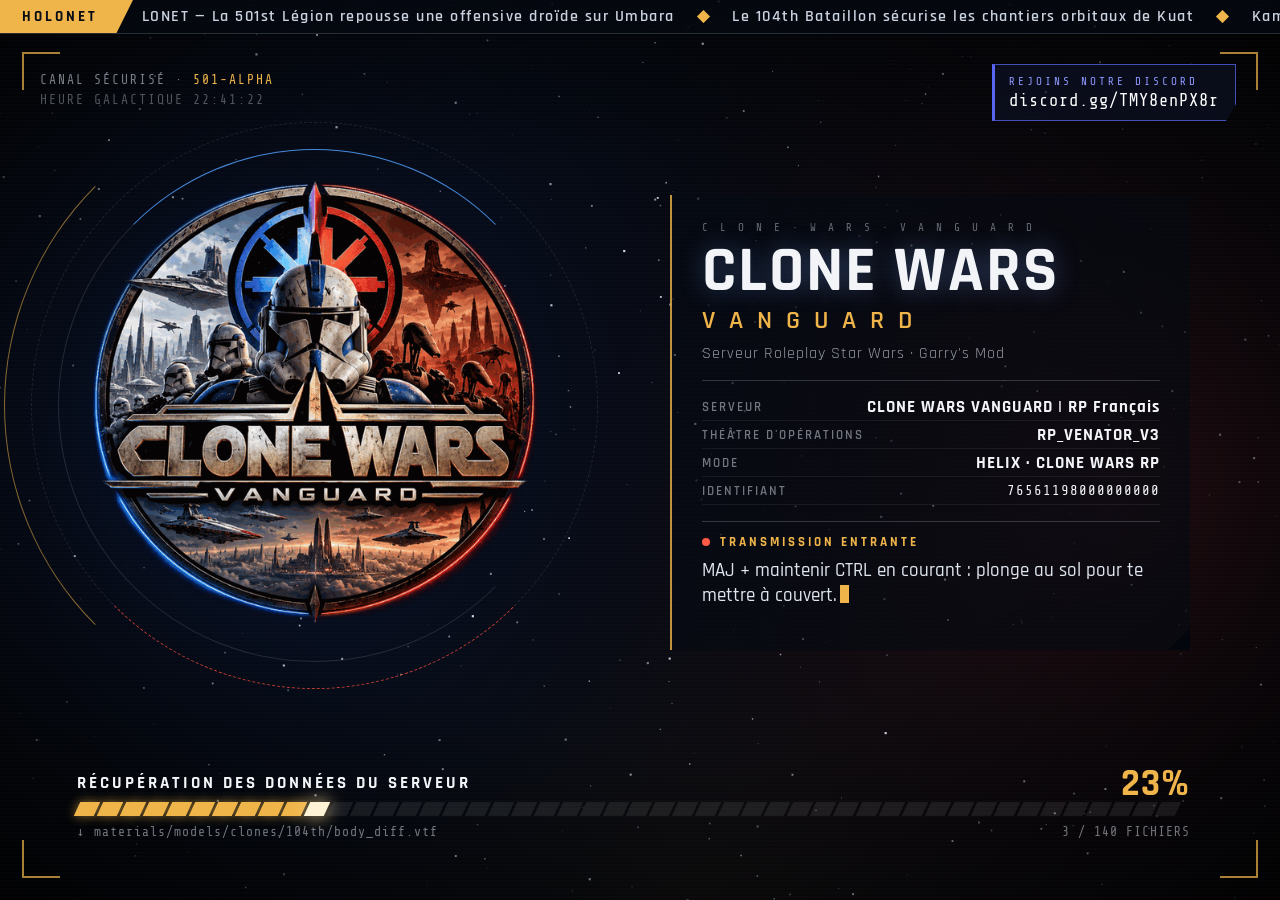
<file: index.html>
<!DOCTYPE html>
<html lang="fr">
<head>
<meta charset="utf-8">
<meta name="viewport" content="width=device-width, initial-scale=1">
<title>Clone Wars Vanguard</title>
<link rel="icon" href="assets/favicon.png">
<style>
/* Loading screen Clone Wars Vanguard — compatible avec le navigateur de Garry's Mod (ancien et nouveau) :
   pas de variables CSS, pas de grid, préfixes -webkit- pour les animations. */

* { margin: 0; padding: 0; -webkit-box-sizing: border-box; box-sizing: border-box; }

html, body {
	width: 100%; height: 100%; overflow: hidden;
	background: #03060c;
	color: #e9ecf1;
	font-family: "Rajdhani", "Arial Narrow", Arial, sans-serif;
	-webkit-user-select: none; user-select: none;
	cursor: default;
}

.mono { font-family: "Share Tech Mono", "Consolas", monospace; }
.amber { color: #f0b54a; }

#space { position: absolute; left: 0; top: 0; width: 100%; height: 100%; }

#vignette {
	position: absolute; left: 0; top: 0; width: 100%; height: 100%;
	background: -webkit-radial-gradient(center, ellipse cover, rgba(0,0,0,0) 45%, rgba(0,0,0,0.85) 100%);
	background: radial-gradient(ellipse at center, rgba(0,0,0,0) 45%, rgba(0,0,0,0.85) 100%);
	pointer-events: none;
}

/* lignes de balayage holographiques */
#scan {
	position: absolute; left: 0; top: 0; width: 100%; height: 100%;
	background: -webkit-repeating-linear-gradient(top, rgba(255,255,255,0.025) 0px, rgba(255,255,255,0.025) 1px, rgba(0,0,0,0) 2px, rgba(0,0,0,0) 4px);
	background: repeating-linear-gradient(to bottom, rgba(255,255,255,0.025) 0px, rgba(255,255,255,0.025) 1px, rgba(0,0,0,0) 2px, rgba(0,0,0,0) 4px);
	pointer-events: none;
	opacity: 0.6;
}

/* ---------- bandeau HoloNet ---------- */
#ticker {
	position: absolute; left: 0; top: 0; width: 100%; height: 34px;
	background: rgba(4, 8, 16, 0.75);
	border-bottom: 1px solid rgba(200, 210, 225, 0.18);
	overflow: hidden;
	opacity: 0;
	-webkit-animation: fadeIn 1s ease 0.4s forwards; animation: fadeIn 1s ease 0.4s forwards;
}
.ticker-label {
	position: absolute; left: 0; top: 0; height: 34px; line-height: 34px; padding: 0 18px 0 22px;
	background: #f0b54a; color: #0a0d14; font-weight: 700; letter-spacing: 3px; font-size: 15px; z-index: 2;
}
.ticker-label:after {
	content: ""; position: absolute; right: -17px; top: 0;
	border-left: 17px solid #f0b54a; border-bottom: 34px solid transparent;
}
.ticker-track { position: absolute; left: 140px; right: 0; top: 0; height: 34px; overflow: hidden; }
#ticker-text {
	position: absolute; top: 0; left: 0; white-space: nowrap; line-height: 34px;
	font-size: 16px; font-weight: 600; letter-spacing: 1.5px; color: #c9d2de;
}
#ticker-text .bullet { color: #f0b54a; margin: 0 22px; }

/* ---------- coins HUD ---------- */
.corner { position: absolute; width: 38px; height: 38px; border-color: rgba(240, 181, 74, 0.7); border-style: solid; border-width: 0; }
.tl { left: 22px; top: 52px; border-left-width: 2px; border-top-width: 2px; }
.tr { right: 22px; top: 52px; border-right-width: 2px; border-top-width: 2px; }
.bl { left: 22px; bottom: 22px; border-left-width: 2px; border-bottom-width: 2px; }
.br { right: 22px; bottom: 22px; border-right-width: 2px; border-bottom-width: 2px; }

#hud-left {
	position: absolute; left: 40px; top: 70px; font-size: 13px; letter-spacing: 2px; color: rgba(220, 228, 240, 0.55); line-height: 20px;
}
#clock { color: rgba(220, 228, 240, 0.35); }

/* ---------- logo ---------- */
#logo-wrap {
	position: absolute; left: 7%; top: 50%;
	width: 50vh; height: 50vh; margin-top: -30vh;
	opacity: 0;
	-webkit-transform: scale(1.25); transform: scale(1.25);
	-webkit-animation: logoIn 1.6s cubic-bezier(.2,.8,.2,1) 0.2s forwards; animation: logoIn 1.6s cubic-bezier(.2,.8,.2,1) 0.2s forwards;
}
#logo {
	position: absolute; left: 0; top: 0; width: 100%; height: 100%;
	-webkit-animation: breathe 6s ease-in-out infinite; animation: breathe 6s ease-in-out infinite;
}
.ring { position: absolute; border-radius: 50%; border: 1px solid rgba(255,255,255,0.12); }
.r1 {
	left: -7%; top: -7%; width: 114%; height: 114%;
	border-top-color: rgba(80, 160, 255, 0.85); border-right-color: rgba(80, 160, 255, 0.0);
	-webkit-animation: spin 14s linear infinite; animation: spin 14s linear infinite;
}
.r2 {
	left: -13%; top: -13%; width: 126%; height: 126%;
	border-style: dashed; border-color: rgba(255, 255, 255, 0.10);
	border-bottom-color: rgba(255, 80, 60, 0.75);
	-webkit-animation: spinBack 22s linear infinite; animation: spinBack 22s linear infinite;
}
.r3 {
	left: -19%; top: -19%; width: 138%; height: 138%;
	border-color: rgba(240, 181, 74, 0.0); border-left-color: rgba(240, 181, 74, 0.55);
	-webkit-animation: spin 30s linear infinite; animation: spin 30s linear infinite;
}

/* ---------- panneau ---------- */
#panel {
	position: absolute; right: 7%; top: 50%; width: 520px; margin-top: -255px;
	padding: 26px 30px 24px 30px;
	background: rgba(6, 10, 18, 0.62);
	border-left: 2px solid rgba(240, 181, 74, 0.8);
	opacity: 0;
	-webkit-transform: translateX(40px); transform: translateX(40px);
	-webkit-animation: panelIn 1.1s ease 0.7s forwards; animation: panelIn 1.1s ease 0.7s forwards;
}
#panel:after { /* coin coupé */
	content: ""; position: absolute; right: 0; bottom: 0;
	border-right: 22px solid #03060c; border-top: 22px solid transparent;
}
.code { font-size: 11px; letter-spacing: 3px; color: rgba(220, 228, 240, 0.45); }
#title {
	font-size: 64px; line-height: 62px; font-weight: 700; letter-spacing: 2px; margin-top: 6px;
	color: #f2f4f7;
	text-shadow: 0 0 24px rgba(120, 170, 255, 0.35);
}
#sub { font-size: 26px; font-weight: 600; letter-spacing: 14px; color: #f0b54a; margin-top: 2px; }
#tagline { font-size: 16px; letter-spacing: 1px; color: rgba(220, 228, 240, 0.65); margin-top: 6px; }
.sep { height: 1px; background: rgba(200, 210, 225, 0.22); margin: 16px 0 12px 0; }

.row { position: relative; height: 28px; line-height: 28px; border-bottom: 1px solid rgba(255,255,255,0.06); }
.row .k { font-size: 13px; letter-spacing: 2px; color: rgba(220, 228, 240, 0.5); font-weight: 600; }
.row .v {
	position: absolute; right: 0; top: 0; font-size: 17px; font-weight: 700; letter-spacing: 1px; color: #f2f4f7;
	max-width: 300px; overflow: hidden; white-space: nowrap; text-overflow: ellipsis; text-align: right;
}
.row .v.mono { font-size: 14px; font-weight: 400; }

#transmission { min-height: 92px; }
.tx-head { font-size: 13px; letter-spacing: 3px; font-weight: 700; color: #f0b54a; }
.tx-head .dot {
	display: inline-block; width: 8px; height: 8px; margin-right: 10px; border-radius: 50%; background: #ff5a46;
	-webkit-animation: blink 1.2s steps(2) infinite; animation: blink 1.2s steps(2) infinite;
}
#tip { margin-top: 8px; font-size: 19px; line-height: 25px; font-weight: 500; color: #dfe5ee; min-height: 50px; }
#tip .caret { display: inline-block; width: 9px; height: 18px; margin-left: 3px; background: #f0b54a; vertical-align: -2px;
	-webkit-animation: blink 0.8s steps(2) infinite; animation: blink 0.8s steps(2) infinite; }

/* ---------- chargement ---------- */
#loader {
	position: absolute; left: 6%; right: 7%; bottom: 54px;
	opacity: 0;
	-webkit-animation: fadeIn 1s ease 1.1s forwards; animation: fadeIn 1s ease 1.1s forwards;
}
.loader-top { position: relative; height: 30px; }
#status { font-size: 17px; font-weight: 700; letter-spacing: 3px; color: #f2f4f7; }
#percent { position: absolute; right: 0; top: -12px; font-size: 38px; font-weight: 700; color: #f0b54a; letter-spacing: 1px; }
#bar { position: relative; height: 14px; white-space: nowrap; font-size: 0; }
#bar .seg {
	display: inline-block; height: 14px; margin-right: 3px;
	background: rgba(255, 255, 255, 0.08);
	-webkit-transform: skewX(-25deg); transform: skewX(-25deg);
	-webkit-transition: background 0.25s, box-shadow 0.25s; transition: background 0.25s, box-shadow 0.25s;
}
#bar .seg.on { background: #f0b54a; box-shadow: 0 0 10px rgba(240, 181, 74, 0.6); }
#bar .seg.head { background: #fff3d6; box-shadow: 0 0 16px rgba(255, 220, 150, 0.9); }
.loader-bottom { position: relative; height: 22px; margin-top: 8px; font-size: 13px; color: rgba(220, 228, 240, 0.5); letter-spacing: 1px; }
#file { display: block; max-width: 70%; overflow: hidden; white-space: nowrap; text-overflow: ellipsis; }
#files { position: absolute; right: 0; top: 0; }

#discord {
	position: absolute; right: 44px; top: 64px; display: none; padding: 10px 16px 10px 14px; text-decoration: none;
	border: 1px solid rgba(88, 101, 242, 0.75); border-left: 3px solid #5865f2; background: rgba(12, 16, 34, 0.72);
	-webkit-clip-path: polygon(0 0, 100% 0, 100% 70%, calc(100% - 10px) 100%, 0 100%);
	clip-path: polygon(0 0, 100% 0, 100% 70%, calc(100% - 10px) 100%, 0 100%);
	opacity: 0; -webkit-animation: fadeIn 1s ease 1.2s forwards; animation: fadeIn 1s ease 1.2s forwards;
}
#discord .d-label { display: block; font-size: 11px; letter-spacing: 3px; color: #8f98ff; }
#discord .d-link { display: block; margin-top: 3px; font-size: 17px; letter-spacing: 1px; color: #fff; }

/* ---------- animations ---------- */
@-webkit-keyframes fadeIn { to { opacity: 1; } }
@keyframes fadeIn { to { opacity: 1; } }
@-webkit-keyframes logoIn { to { opacity: 1; -webkit-transform: scale(1); } }
@keyframes logoIn { to { opacity: 1; transform: scale(1); } }
@-webkit-keyframes panelIn { to { opacity: 1; -webkit-transform: translateX(0); } }
@keyframes panelIn { to { opacity: 1; transform: translateX(0); } }
@-webkit-keyframes spin { to { -webkit-transform: rotate(360deg); } }
@keyframes spin { to { transform: rotate(360deg); } }
@-webkit-keyframes spinBack { to { -webkit-transform: rotate(-360deg); } }
@keyframes spinBack { to { transform: rotate(-360deg); } }
@-webkit-keyframes blink { 0% { opacity: 1; } 100% { opacity: 0; } }
@keyframes blink { 0% { opacity: 1; } 100% { opacity: 0; } }
@-webkit-keyframes breathe { 0%, 100% { -webkit-filter: drop-shadow(0 0 18px rgba(80,140,255,0.35)); } 50% { -webkit-filter: drop-shadow(0 0 30px rgba(255,80,60,0.35)); } }
@keyframes breathe { 0%, 100% { filter: drop-shadow(0 0 18px rgba(80,140,255,0.35)); } 50% { filter: drop-shadow(0 0 30px rgba(255,80,60,0.35)); } }

/* ---------- petits écrans (aperçu GitHub sur téléphone) ---------- */
@media (max-width: 900px) {
	#logo-wrap { left: 50%; top: 80px; margin: 0 0 0 -17vh; width: 34vh; height: 34vh; }
	#panel { left: 16px; right: 16px; width: auto; top: auto; bottom: 150px; margin: 0; padding: 18px; }
	#title { font-size: 42px; line-height: 42px; }
	#sub { font-size: 20px; letter-spacing: 9px; }
	.rows, #hud-left, .code, #file, .rows + .sep { display: none; }
	#discord { right: 16px; left: 16px; top: 46px; text-align: center; }
	#logo-wrap { top: 122px; }
	#panel { bottom: 140px; }
	#loader { left: 16px; right: 16px; bottom: 40px; }
	#percent { font-size: 28px; top: -6px; }
	#status { font-size: 13px; }
	.tl, .tr, .bl, .br { display: none; }
}
@media (max-height: 760px) and (min-width: 901px) {
	#panel { -webkit-transform-origin: right center; transform-origin: right center; zoom: 0.82; }
}

</style>
</head>
<body>
<canvas id="space"></canvas>
<div id="vignette"></div>
<div id="scan"></div>

<!-- bandeau HoloNet -->
<div id="ticker">
	<div class="ticker-label">HOLONET</div>
	<div class="ticker-track"><div id="ticker-text"></div></div>
</div>

<!-- coins HUD -->
<div class="corner tl"></div><div class="corner tr"></div><div class="corner bl"></div><div class="corner br"></div>

<div id="hud-left" class="mono">
	<div>CANAL SÉCURISÉ · <span class="amber">501-ALPHA</span></div>
	<div id="clock">00:00:00</div>
</div>

<!-- logo -->
<div id="logo-wrap">
	<div class="ring r1"></div>
	<div class="ring r2"></div>
	<div class="ring r3"></div>
	<img id="logo" src="[data-uri]" alt="">
</div>

<!-- panneau d'infos -->
<div id="panel">
	<div class="code mono" id="code">C L O N E · W A R S · V A N G U A R D</div>
	<h1 id="title">CLONE WARS</h1>
	<div id="sub">VANGUARD</div>
	<div id="tagline"></div>
	<div class="sep"></div>

	<div class="rows">
		<div class="row"><span class="k">SERVEUR</span><span class="v" id="srv">—</span></div>
		<div class="row"><span class="k">THÉÂTRE D'OPÉRATIONS</span><span class="v" id="map">—</span></div>
		<div class="row"><span class="k">MODE</span><span class="v" id="mode">—</span></div>
		<div class="row"><span class="k">IDENTIFIANT</span><span class="v mono" id="sid">—</span></div>
	</div>

	<div class="sep"></div>

	<div id="transmission">
		<div class="tx-head"><span class="dot"></span>TRANSMISSION ENTRANTE</div>
		<div id="tip"></div>
	</div>
</div>

<!-- chargement -->
<div id="loader">
	<div class="loader-top">
		<span id="status">CONNEXION AU RÉSEAU TACTIQUE</span>
		<span id="percent">0%</span>
	</div>
	<div id="bar"></div>
	<div class="loader-bottom mono">
		<span id="file">&nbsp;</span>
		<span id="files"></span>
	</div>
</div>

<a id="discord" class="mono" target="_blank" rel="noopener"><span class="d-label">REJOINS NOTRE DISCORD</span><span class="d-link" id="discord-link"></span></a>

<!-- ===================== CONFIGURATION : modifie ici ===================== -->
<script>
/*
 * CONFIGURATION DU LOADING SCREEN — modifie seulement ce fichier.
 */
var CONFIG = {
	// nom affiché (le logo est dans assets/logo.png)
	serverName: "CLONE WARS",
	serverSub: "VANGUARD",
	tagline: "Serveur Roleplay Star Wars · Garry's Mod",

	// lien Discord affiché en bas à droite ("" pour cacher)
	discord: "discord.gg/TMY8enPX8r",

	// musique : lien direct vers un .mp3 / .ogg ("" = aucune). Le volume suit celui du jeu.
	music: "",
	musicVolume: 0.35,

	// astuces (transmission entrante), tirées au hasard
	tips: [
		"Double appui sur CTRL : se coucher. En courant, MAJ + double CTRL : roulade avant.",
		"MAJ + maintenir CTRL en courant : plonge au sol pour te mettre à couvert.",
		"MAJ + E + R : mets ton arme en sécurité. Un soldat discipliné ne tire pas par erreur.",
		"Blessé à terre ? Un médecin peut te relever. Sinon, /Reapparaitre après le délai.",
		"La Citadelle de Kamino t'attend : parle à l'instructeur pour lancer une simulation.",
		"Ton matricule CT-XXXX se choisit à la création de ton personnage. Il est unique.",
		"Respecte la chaîne de commandement : un ordre d'un supérieur ne se discute pas en opération.",
		"Utilise la radio d'escouade pour coordonner ton équipe sans encombrer le canal général.",
		"Le TAB affiche chaque régiment : 501st, 104th, 65th Shock, Non-Assignées et la Marine.",
		"/Intro pour revoir la cinématique du serveur."
	],

	// bandeau d'actualités HoloNet (en haut)
	news: [
		"HOLONET — La 501st Légion repousse une offensive droïde sur Umbara",
		"Le 104th Bataillon sécurise les chantiers orbitaux de Kuat",
		"Kamino : une nouvelle promotion de cadets quitte la Citadelle",
		"Les Shock Troopers de la 65th renforcent la garde de Coruscant",
		"La Marine signale des mouvements séparatistes près de la Bordure Extérieure",
		"Opération VANGUARD : le Haut Commandement appelle toutes les unités disponibles"
	],

	// étiquettes
	gamemodeLabel: "HELIX · CLONE WARS RP"
};

</script>
<script>
/*
 * Loading screen Clone Wars Vanguard — JavaScript ES5 (compatible avec le navigateur de Garry's Mod).
 * Garry's Mod appelle : GameDetails, SetFilesTotal, SetFilesNeeded, DownloadingFile, SetStatusChanged.
 * Ouvert dans un navigateur normal (GitHub Pages), une démo de chargement se lance toute seule.
 */
(function () {
	"use strict";

	var cfg = window.CONFIG || {};
	var $ = function (id) { return document.getElementById(id); };

	var raf = window.requestAnimationFrame || window.webkitRequestAnimationFrame ||
		function (cb) { return setTimeout(function () { cb(new Date().getTime()); }, 16); };

	function text(id, value) { var el = $(id); if (el) { el.textContent = value; } }

	// ------------------------------------------------------------------
	// Paramètres de l'URL : ?steamid=%s&map=%m (remplis par sv_loadingurl)
	// ------------------------------------------------------------------
	function param(name) {
		var match = new RegExp("[?&]" + name + "=([^&#]*)").exec(window.location.search);
		return match ? decodeURIComponent(match[1].replace(/\+/g, " ")) : "";
	}

	// ------------------------------------------------------------------
	// Espace : étoiles en parallaxe, nébuleuses bleue / rouge, sauts en hyperespace
	// ------------------------------------------------------------------
	var canvas = $("space");
	var ctx = canvas.getContext("2d");
	var W = 0, H = 0, stars = [], streaks = [], ships = [];

	function resize() {
		W = canvas.width = window.innerWidth;
		H = canvas.height = window.innerHeight;
		stars = [];
		var count = Math.floor(W * H / 2600);
		for (var i = 0; i < count; i++) {
			stars.push({ x: Math.random() * W, y: Math.random() * H, z: Math.random() * 0.9 + 0.1, t: Math.random() * 6.28 });
		}
	}

	function spawnShip() {
		var s = 0.5 + Math.random() * 0.9;
		ships.push({ x: -200, y: H * (0.12 + Math.random() * 0.25), s: s, v: 0.15 + s * 0.25 });
	}

	function nebula(x, y, r, color) {
		var g = ctx.createRadialGradient(x, y, 0, x, y, r);
		g.addColorStop(0, color);
		g.addColorStop(1, "rgba(0,0,0,0)");
		ctx.fillStyle = g;
		ctx.fillRect(x - r, y - r, r * 2, r * 2);
	}

	function drawShip(sh) {
		var k = H * 0.028 * sh.s;
		ctx.save();
		ctx.translate(sh.x, sh.y);
		ctx.fillStyle = "rgba(14,18,26,0.95)";
		ctx.beginPath();
		ctx.moveTo(k * 2.4, 0);
		ctx.lineTo(-k * 1.5, k * 0.38);
		ctx.lineTo(-k * 1.5, -k * 0.2);
		ctx.closePath();
		ctx.fill();
		ctx.fillRect(-k * 0.7, -k * 0.46, k * 0.38, k * 0.28);
		ctx.strokeStyle = "rgba(160,180,210,0.25)";
		ctx.lineWidth = 1;
		ctx.stroke();
		var glow = ctx.createRadialGradient(-k * 1.55, k * 0.08, 0, -k * 1.55, k * 0.08, k * 0.6);
		glow.addColorStop(0, "rgba(150,210,255,0.9)");
		glow.addColorStop(1, "rgba(80,150,255,0)");
		ctx.fillStyle = glow;
		ctx.fillRect(-k * 2.2, -k * 0.6, k * 1.3, k * 1.3);
		ctx.restore();
	}

	var last = 0, time = 0;

	function frame(now) {
		var dt = last ? Math.min((now - last) / 1000, 0.05) : 0.016;
		last = now;
		time += dt;

		ctx.fillStyle = "#03060c";
		ctx.fillRect(0, 0, W, H);

		// nébuleuses (bleu République à gauche, rouge Séparatiste à droite)
		ctx.globalCompositeOperation = "lighter";
		nebula(W * 0.18 + Math.sin(time * 0.05) * 40, H * 0.45, H * 0.85, "rgba(30,70,170,0.22)");
		nebula(W * 0.85 + Math.cos(time * 0.04) * 40, H * 0.55, H * 0.8, "rgba(170,35,30,0.20)");
		nebula(W * 0.55, H * 1.05, H * 0.6, "rgba(240,170,70,0.06)");
		ctx.globalCompositeOperation = "source-over";

		// étoiles
		for (var i = 0; i < stars.length; i++) {
			var st = stars[i];
			st.x -= st.z * st.z * 14 * dt;
			if (st.x < -2) { st.x = W + 2; st.y = Math.random() * H; }
			var a = (0.3 + 0.7 * st.z) * (0.75 + 0.25 * Math.sin(time * (1 + st.z * 3) + st.t));
			ctx.fillStyle = "rgba(225,235,255," + a.toFixed(3) + ")";
			var size = st.z * 1.8 + 0.4;
			ctx.fillRect(st.x, st.y, size, size);
		}

		// vaisseaux de la flotte, au loin
		if (Math.random() < dt * 0.06 && ships.length < 4) { spawnShip(); }
		for (var s = ships.length - 1; s >= 0; s--) {
			ships[s].x += ships[s].v * 60 * dt;
			drawShip(ships[s]);
			if (ships[s].x > W + 300) { ships.splice(s, 1); }
		}

		// sorties d'hyperespace : traînées lumineuses
		if (Math.random() < dt * 0.25) {
			streaks.push({ x: Math.random() * W, y: Math.random() * H * 0.8, len: 0, life: 0 });
		}
		for (var k = streaks.length - 1; k >= 0; k--) {
			var sk = streaks[k];
			sk.life += dt;
			var p = sk.life / 0.7;
			if (p >= 1) { streaks.splice(k, 1); continue; }
			var len = 260 * (1 - p);
			var grad = ctx.createLinearGradient(sk.x - len, sk.y, sk.x, sk.y);
			grad.addColorStop(0, "rgba(160,200,255,0)");
			grad.addColorStop(1, "rgba(220,235,255," + (0.8 * (1 - p)).toFixed(3) + ")");
			ctx.strokeStyle = grad;
			ctx.lineWidth = 1.5;
			ctx.beginPath();
			ctx.moveTo(sk.x - len, sk.y);
			ctx.lineTo(sk.x, sk.y);
			ctx.stroke();
		}

		raf(frame);
	}

	// ------------------------------------------------------------------
	// Barre de progression segmentée
	// ------------------------------------------------------------------
	var SEGMENTS = 48, segEls = [], shownPercent = 0, targetPercent = 0;

	function buildBar() {
		var bar = $("bar");
		bar.innerHTML = "";
		segEls = [];
		var width = bar.offsetWidth || 800;
		var segW = Math.max(4, Math.floor(width / SEGMENTS) - 3);
		for (var i = 0; i < SEGMENTS; i++) {
			var el = document.createElement("span");
			el.className = "seg";
			el.style.width = segW + "px";
			bar.appendChild(el);
			segEls.push(el);
		}
		renderBar();
	}

	function renderBar() {
		var lit = Math.round(shownPercent / 100 * SEGMENTS);
		for (var i = 0; i < segEls.length; i++) {
			segEls[i].className = "seg" + (i < lit ? (i === lit - 1 && shownPercent < 100 ? " on head" : " on") : "");
		}
		text("percent", Math.floor(shownPercent) + "%");
	}

	function setPercent(p) {
		targetPercent = Math.max(targetPercent, Math.min(100, p));
	}

	setInterval(function () {
		if (shownPercent < targetPercent) {
			shownPercent = Math.min(targetPercent, shownPercent + Math.max(0.4, (targetPercent - shownPercent) * 0.12));
			renderBar();
		}
	}, 40);

	// ------------------------------------------------------------------
	// Statut traduit
	// ------------------------------------------------------------------
	var STATUS = [
		[/workshop/i, "SYNCHRONISATION DU WORKSHOP"],
		[/lua/i, "DÉCRYPTAGE DES PROTOCOLES LUA"],
		[/client info/i, "ENVOI DE L'IDENTIFICATION"],
		[/retrieving server info/i, "RÉCUPÉRATION DES DONNÉES DU SERVEUR"],
		[/mounting/i, "MONTAGE DES ADDONS"],
		[/starting lua/i, "DÉMARRAGE DES SYSTÈMES"],
		[/sending client info/i, "ENVOI DE L'IDENTIFICATION"],
		[/parsing game info/i, "ANALYSE DU THÉÂTRE D'OPÉRATIONS"],
		[/precaching/i, "PRÉCHARGEMENT DES MODÈLES"],
		[/textures|materials/i, "CHARGEMENT DES TEXTURES"],
		[/download/i, "TÉLÉCHARGEMENT DES FICHIERS"]
	];

	function translateStatus(status) {
		for (var i = 0; i < STATUS.length; i++) {
			if (STATUS[i][0].test(status)) { return STATUS[i][1]; }
		}
		return String(status || "").toUpperCase();
	}

	// ------------------------------------------------------------------
	// API Garry's Mod
	// ------------------------------------------------------------------
	var filesTotal = 0, filesNeeded = 1, inGame = false, audio = null, gameVolume = 1;

	window.GameDetails = function (servername, serverurl, mapname, maxplayers, steamid, gamemode, volume) {
		inGame = true;
		text("srv", servername || cfg.serverName);
		text("map", (mapname || "—").toUpperCase());
		text("mode", (cfg.gamemodeLabel || gamemode || "—").toUpperCase());
		text("sid", steamid || "—");
		if (typeof volume === "number") { gameVolume = volume; }
		if (audio) { audio.volume = (cfg.musicVolume || 0.35) * gameVolume; }
		setPercent(4);
	};

	window.SetFilesTotal = function (total) {
		inGame = true;
		filesTotal = total;
		updateFiles();
	};

	window.SetFilesNeeded = function (needed) {
		inGame = true;
		filesNeeded = needed;
		updateFiles();
	};

	window.DownloadingFile = function (fileName) {
		inGame = true;
		text("file", "↓ " + fileName);
		filesNeeded = Math.max(filesNeeded - 1, 0);
		updateFiles();
	};

	window.SetStatusChanged = function (status) {
		inGame = true;
		text("status", translateStatus(status));
		// le chargement Lua / Workshop arrive après les téléchargements : on avance la barre
		if (/workshop/i.test(status)) { setPercent(Math.max(targetPercent, 60)); }
		if (/lua|starting/i.test(status)) { setPercent(Math.max(targetPercent, 85)); }
		if (/sending client info/i.test(status)) { setPercent(97); }
	};

	function updateFiles() {
		if (filesTotal > 0) {
			var done = Math.max(filesTotal - filesNeeded, 0);
			text("files", done + " / " + filesTotal + " FICHIERS");
			setPercent(5 + done / filesTotal * 55);
		}
	}

	// ------------------------------------------------------------------
	// Astuces : effet machine à écrire
	// ------------------------------------------------------------------
	var tips = (cfg.tips || []).slice(), tipIndex = -1, typing = null;

	function shuffle(a) {
		for (var i = a.length - 1; i > 0; i--) {
			var j = Math.floor(Math.random() * (i + 1)), t = a[i];
			a[i] = a[j]; a[j] = t;
		}
	}

	function nextTip() {
		if (!tips.length) { return; }
		tipIndex = (tipIndex + 1) % tips.length;
		var full = tips[tipIndex], i = 0, el = $("tip");
		clearInterval(typing);
		typing = setInterval(function () {
			i += 2;
			el.innerHTML = "";
			el.appendChild(document.createTextNode(full.substring(0, i)));
			var caret = document.createElement("span");
			caret.className = "caret";
			el.appendChild(caret);
			if (i >= full.length) { clearInterval(typing); }
		}, 28);
	}

	// ------------------------------------------------------------------
	// Bandeau HoloNet
	// ------------------------------------------------------------------
	var tickerX = 0, tickerEl = $("ticker-text"), tickerW = 0;

	function buildTicker() {
		var news = cfg.news || [], html = "";
		for (var r = 0; r < 2; r++) {
			for (var i = 0; i < news.length; i++) {
				html += "<span class=\"bullet\">◆</span>" + news[i].replace(/</g, "&lt;");
			}
		}
		tickerEl.innerHTML = html;
		tickerW = tickerEl.offsetWidth / 2;
		tickerX = 0;
	}

	setInterval(function () {
		if (tickerW > 0) {
			tickerX -= 1.2;
			if (-tickerX >= tickerW) { tickerX += tickerW; }
			tickerEl.style.webkitTransform = "translateX(" + tickerX + "px)";
			tickerEl.style.transform = "translateX(" + tickerX + "px)";
		}
	}, 16);

	// ------------------------------------------------------------------
	// Horloge
	// ------------------------------------------------------------------
	function pad(n) { return (n < 10 ? "0" : "") + n; }
	setInterval(function () {
		var d = new Date();
		text("clock", "HEURE GALACTIQUE " + pad(d.getHours()) + ":" + pad(d.getMinutes()) + ":" + pad(d.getSeconds()));
	}, 500);

	// ------------------------------------------------------------------
	// Musique
	// ------------------------------------------------------------------
	function startMusic() {
		if (!cfg.music) { return; }
		try {
			audio = new Audio(cfg.music);
			audio.loop = true;
			audio.volume = (cfg.musicVolume || 0.35) * gameVolume;
			var p = audio.play();
			if (p && p["catch"]) { p["catch"](function () {}); }
		} catch (e) {}
	}

	// ------------------------------------------------------------------
	// Démo hors du jeu (GitHub Pages)
	// ------------------------------------------------------------------
	var DEMO_FILES = [
		"models/player/smitty/bf2_reg/501st_trooper/501st_trooper.mdl",
		"materials/models/clones/104th/body_diff.vtf",
		"sound/weapons/dc15a/fire1.wav",
		"models/fisher/rogue/501st/501st.mdl",
		"materials/clonewars/logo.png",
		"lua/arccw/shared/attachments/republic_scope.lua",
		"maps/rp_venator_v3.bsp"
	];

	function demo() {
		window.GameDetails(cfg.serverName + " " + cfg.serverSub + " | RP Français", "", param("map") || "rp_venator_v3", 64,
			param("steamid") || "76561198000000000", "ixclonewars", 1);
		inGame = false;
		var total = 140, needed = total, step = 0;
		window.SetFilesTotal(total);
		window.SetStatusChanged("Retrieving server info...");
		var timer = setInterval(function () {
			step++;
			if (needed > 0) {
				needed = Math.max(needed - Math.ceil(Math.random() * 4), 0);
				window.SetFilesNeeded(needed + 1);
				window.DownloadingFile(DEMO_FILES[step % DEMO_FILES.length]);
				if (step === 3) { window.SetStatusChanged("Downloading..."); }
			} else if (step % 25 === 0) {
				var order = ["Mounting Workshop addons", "Starting Lua...", "Sending client info..."];
				var idx = Math.floor(step / 25) % (order.length + 1);
				if (idx < order.length) { window.SetStatusChanged(order[idx]); }
				else {
					// on recommence la démo
					targetPercent = shownPercent = 0; needed = total; renderBar();
					window.SetStatusChanged("Retrieving server info...");
				}
			}
		}, 120);
	}

	// ------------------------------------------------------------------
	// Démarrage
	// ------------------------------------------------------------------
	function init() {
		text("title", cfg.serverName || "CLONE WARS");
		text("sub", cfg.serverSub || "");
		text("tagline", cfg.tagline || "");
		text("srv", (cfg.serverName || "") + " " + (cfg.serverSub || ""));
		text("map", (param("map") || "—").toUpperCase());
		text("mode", (cfg.gamemodeLabel || "").toUpperCase());
		text("sid", param("steamid") || "—");
		if (cfg.discord) {
			// le code d'invitation respecte les majuscules : on ne le met pas en capitales
			text("discord-link", cfg.discord);
			var d = document.getElementById("discord");
			if (d) { d.style.display = "block"; d.href = /^https?:/.test(cfg.discord) ? cfg.discord : "https://" + cfg.discord; }
		}

		var code = ((cfg.serverName || "") + " " + (cfg.serverSub || "")).toUpperCase().replace(/\s+/g, " · ").split("").join(" ");
		text("code", code);

		resize();
		buildBar();
		buildTicker();
		shuffle(tips);
		nextTip();
		setInterval(nextTip, 8000);
		startMusic();
		raf(frame);

		// hors du jeu : démo après 1,5 s sans appel de Garry's Mod
		setTimeout(function () { if (!inGame) { demo(); } }, 1500);
	}

	window.onresize = function () { resize(); buildBar(); };

	if (document.readyState === "complete" || document.readyState === "interactive") {
		setTimeout(init, 0);
	} else {
		document.addEventListener("DOMContentLoaded", init);
	}
})();

</script>
<link href="https://fonts.googleapis.com/css2?family=Rajdhani:wght@500;600;700&family=Share+Tech+Mono&display=swap" rel="stylesheet">
</body>
</html>
</file>
